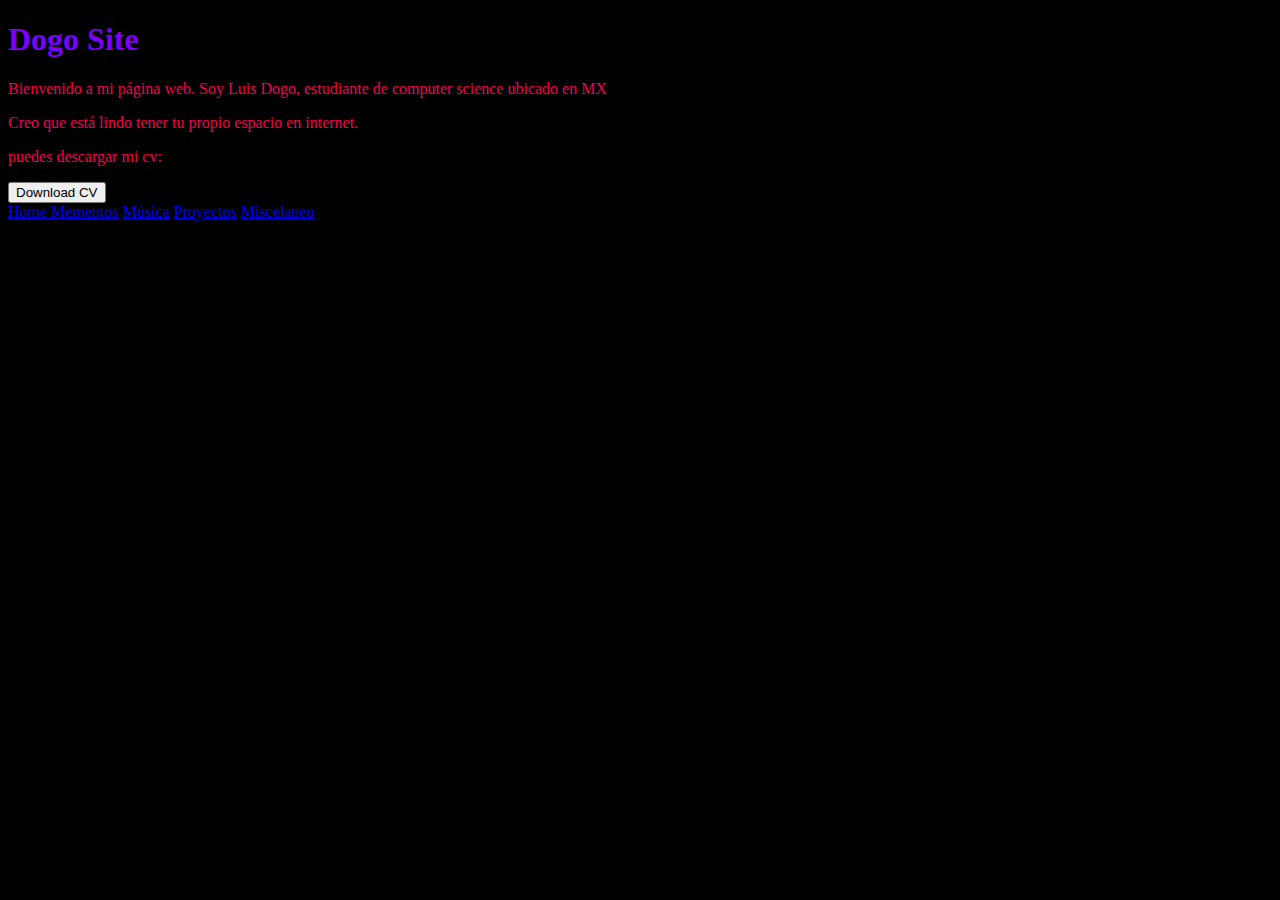
<file: index.html>
<!DOCTYPE html>
<html>
<head>
  <link rel="stylesheet" href="styles.css">
</head>
<body>
<h1>Dogo Site</h1>
<p>Bienvenido a mi página web. Soy Luis Dogo, estudiante de computer science ubicado en MX</p>
<p>Creo que está lindo tener tu propio espacio en internet.</p>
<p>puedes descargar mi cv:</p>
<a href="Multimedia/pdfs/Luis_Daniel_Moreno_Santamaria.pdf" download>
  <button>Download CV</button>
</a>
<div>
    <a href="index.html">Home </a>
    <a href="mementos.html">Mementos</a>
    <a href="musica.html">Música</a>
    <a href="proyectos.html">Proyectos</a>
    <a href="miscelaneo.html">Miscelaneo</a>
</div>
</body>
</html>
</file>
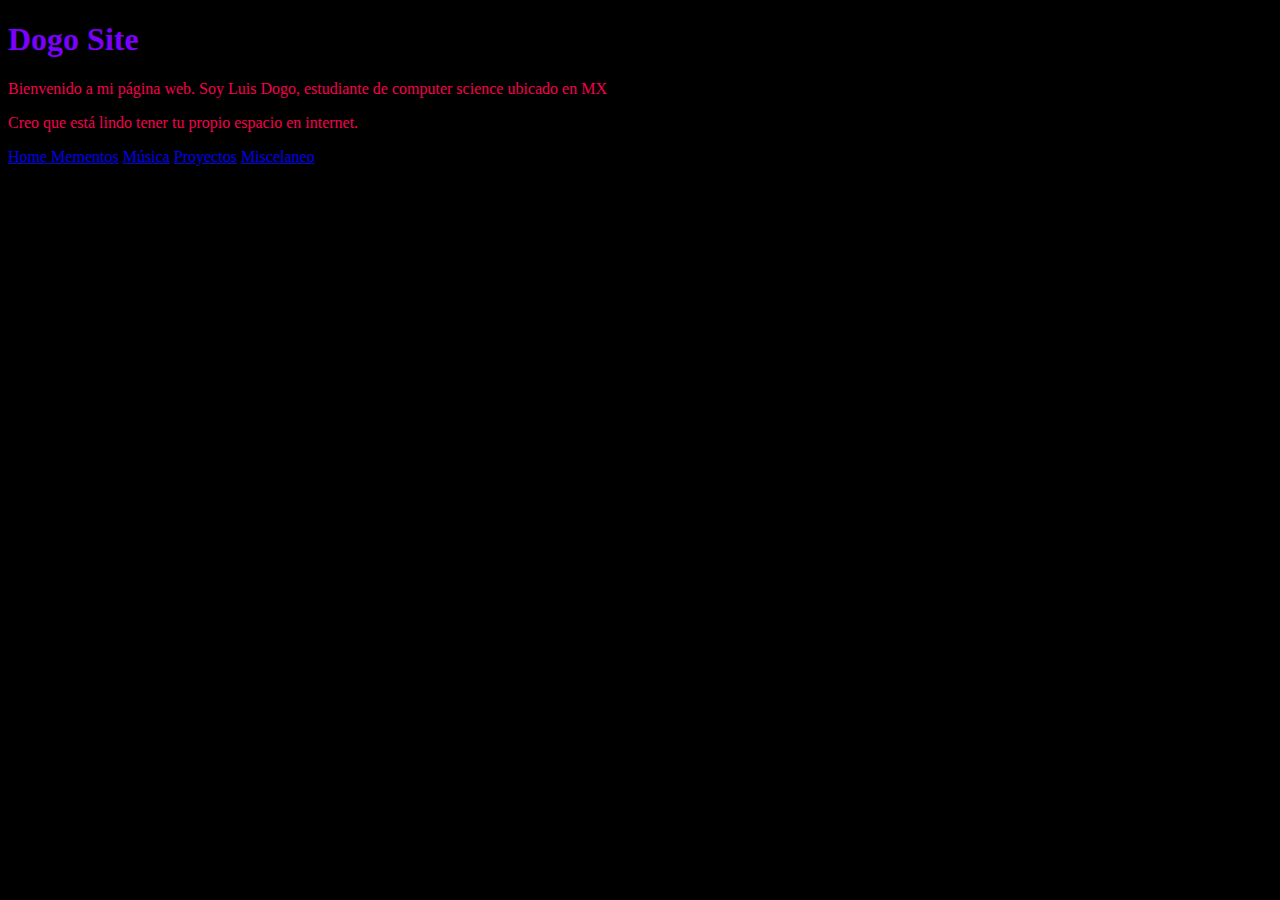
<file: home.html>
<!DOCTYPE html>
<html>
<head>
  <link rel="stylesheet" href="styles.css">
</head>
<body>
<h1>Dogo Site</h1>
<p>Bienvenido a mi página web. Soy Luis Dogo, estudiante de computer science ubicado en MX</p>
<p>Creo que está lindo tener tu propio espacio en internet.</p>
<div>
    <a href="home.html">Home </a>
    <a href="mementos.html">Mementos</a>
    <a href="musica.html">Música</a>
    <a href="proyectos.html">Proyectos</a>
    <a href="miscelaneo.html">Miscelaneo</a>
</div>
</body>
</html>
</file>
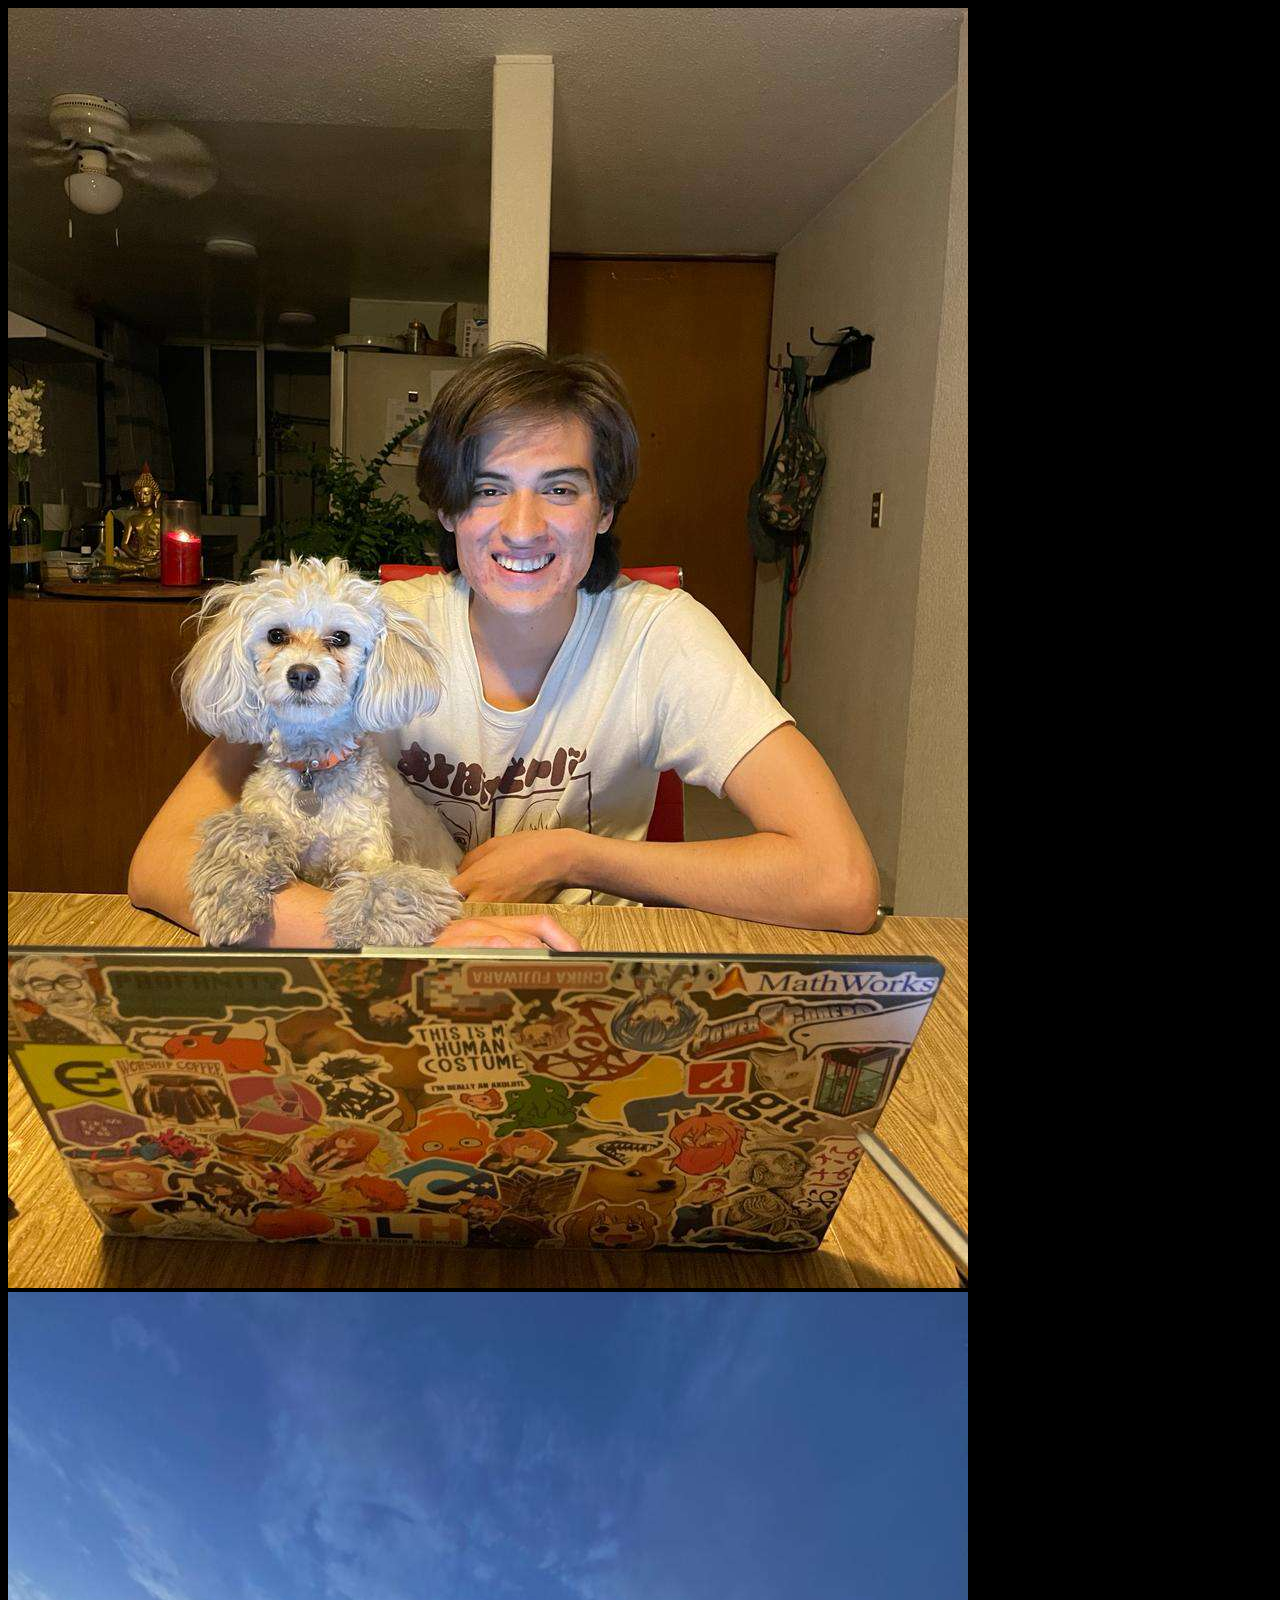
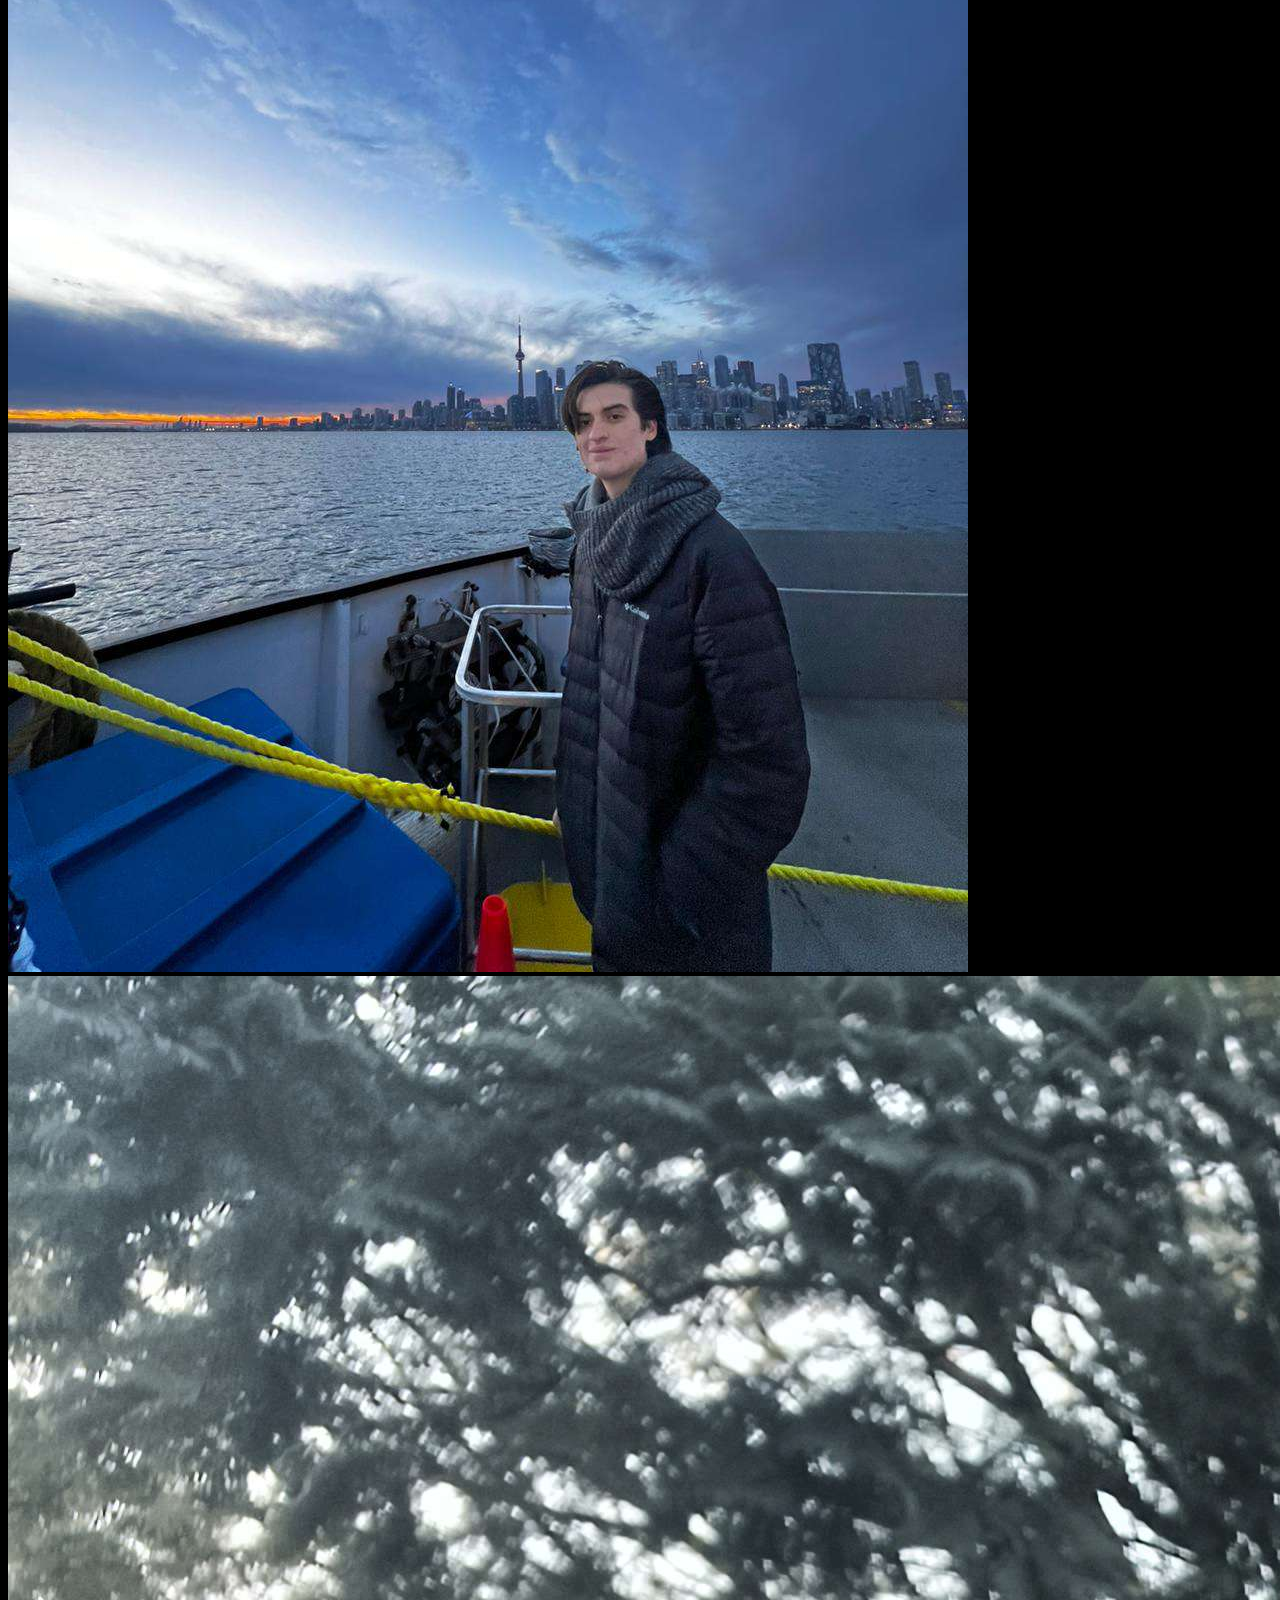
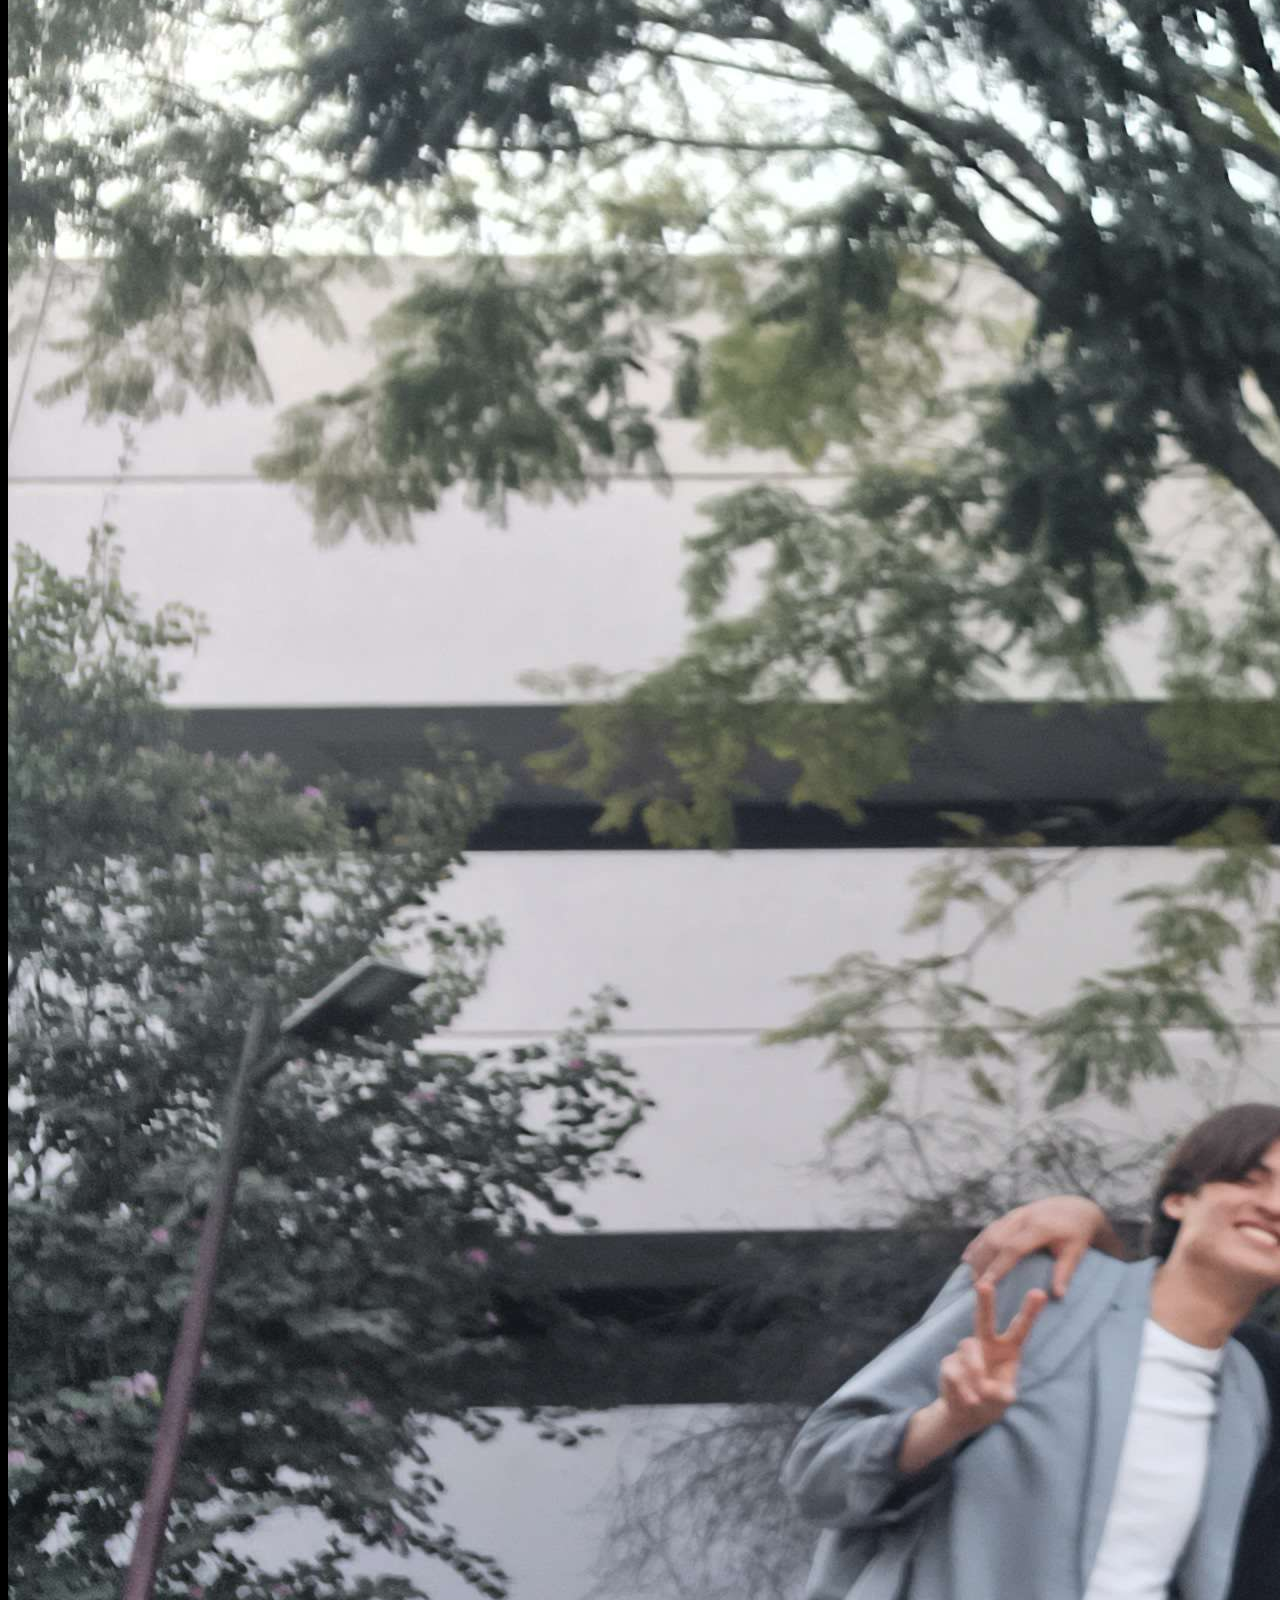
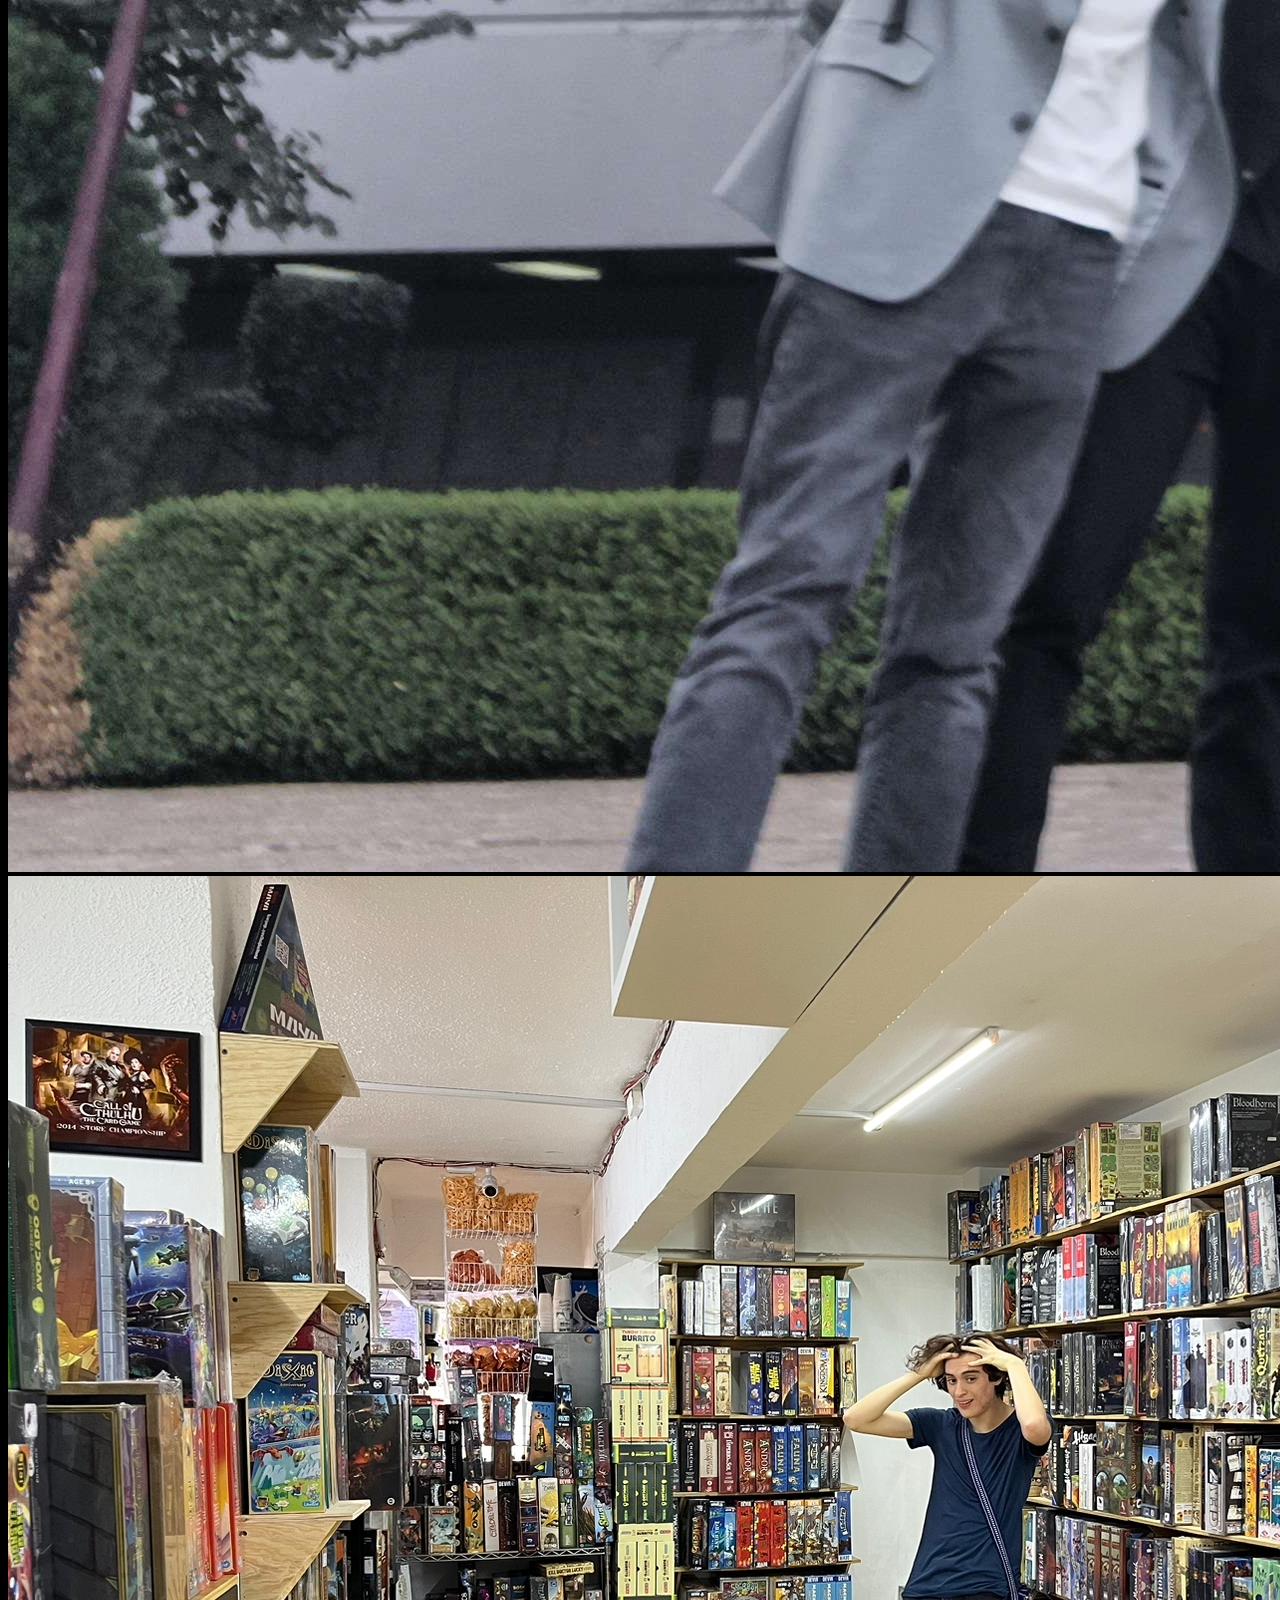
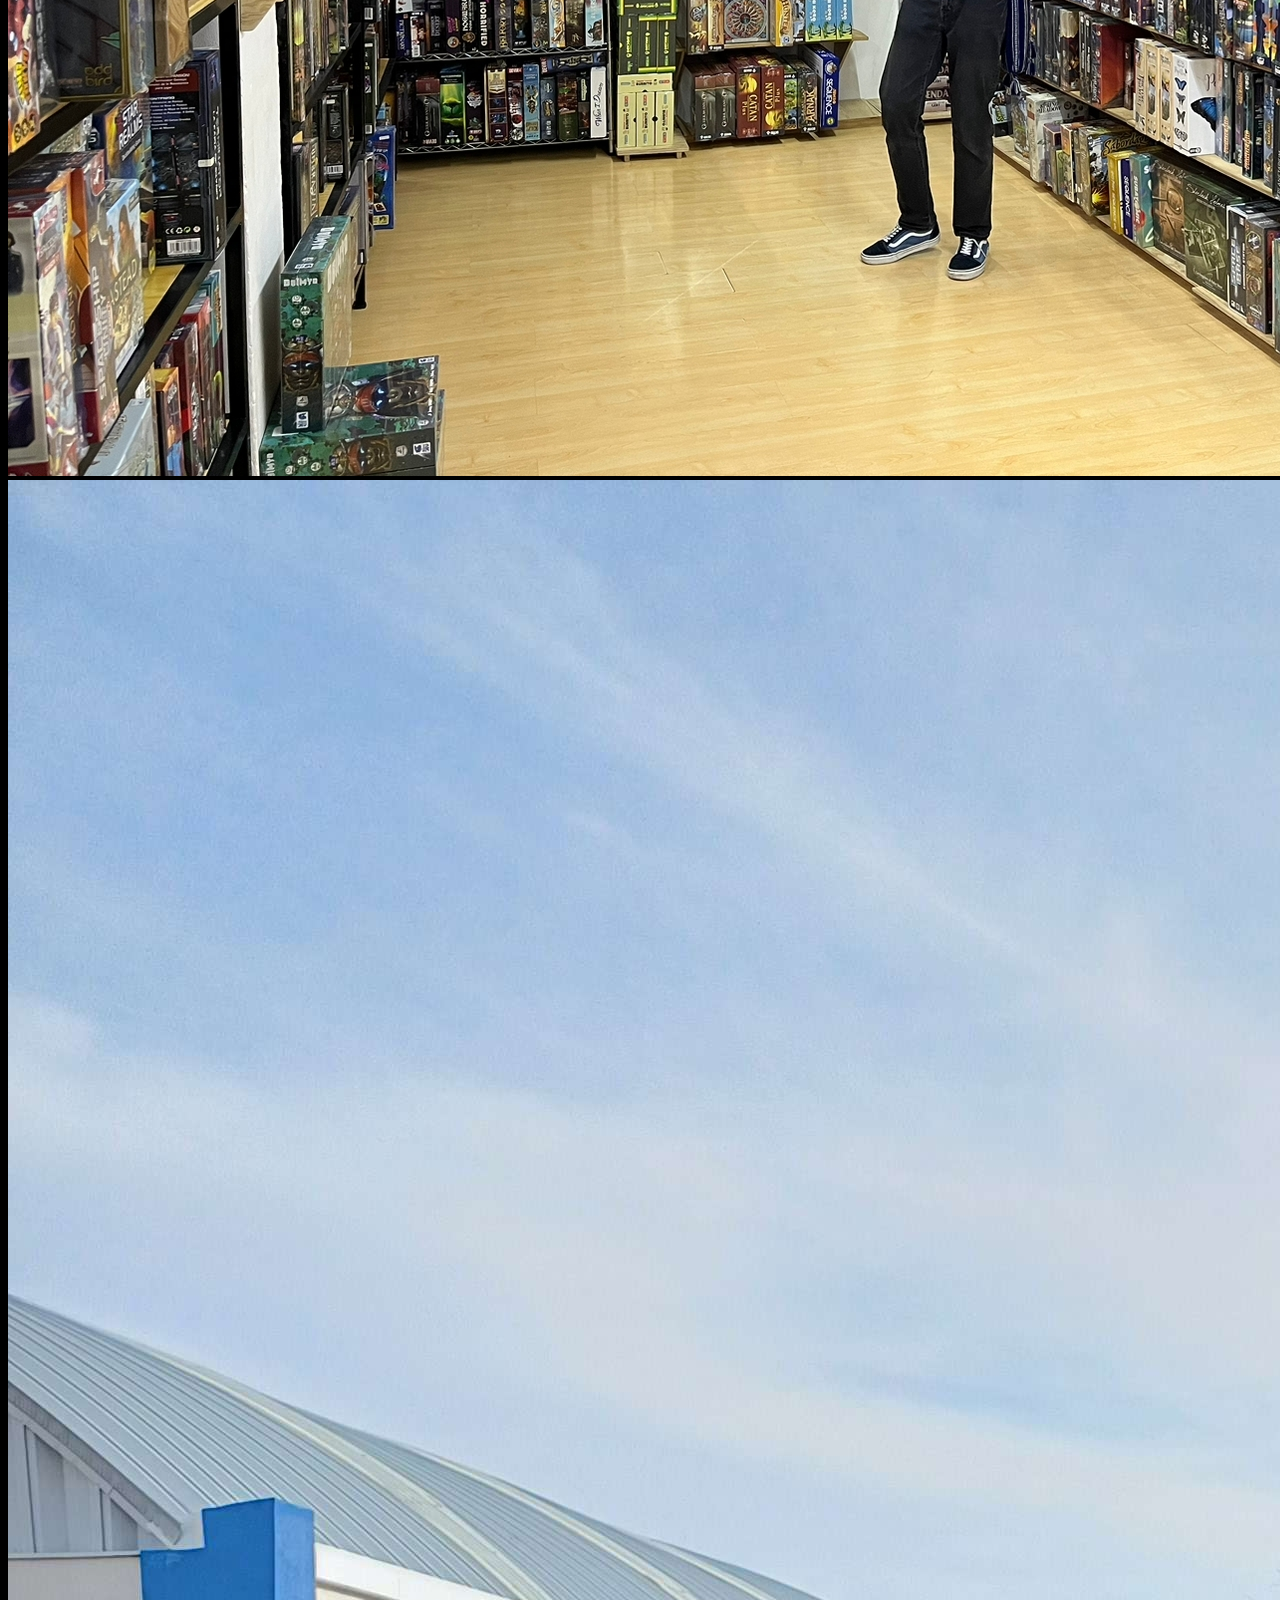
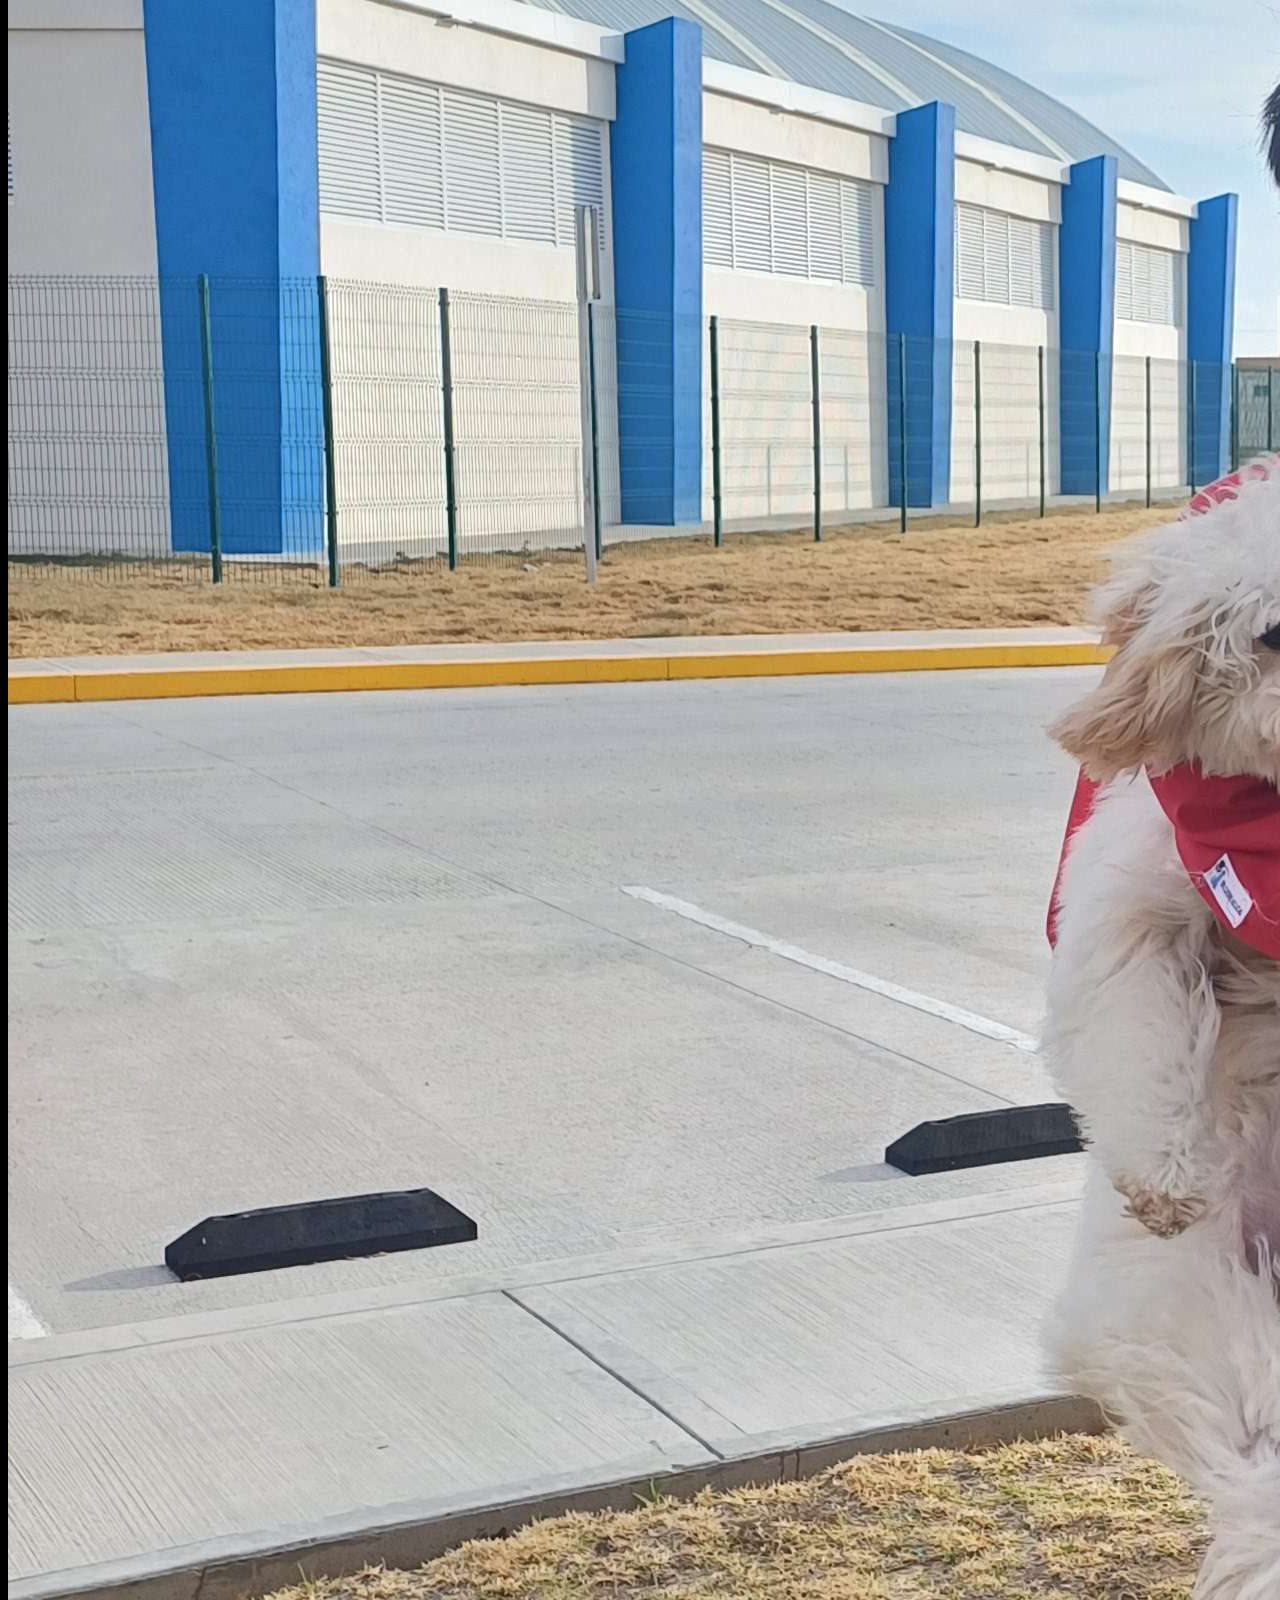
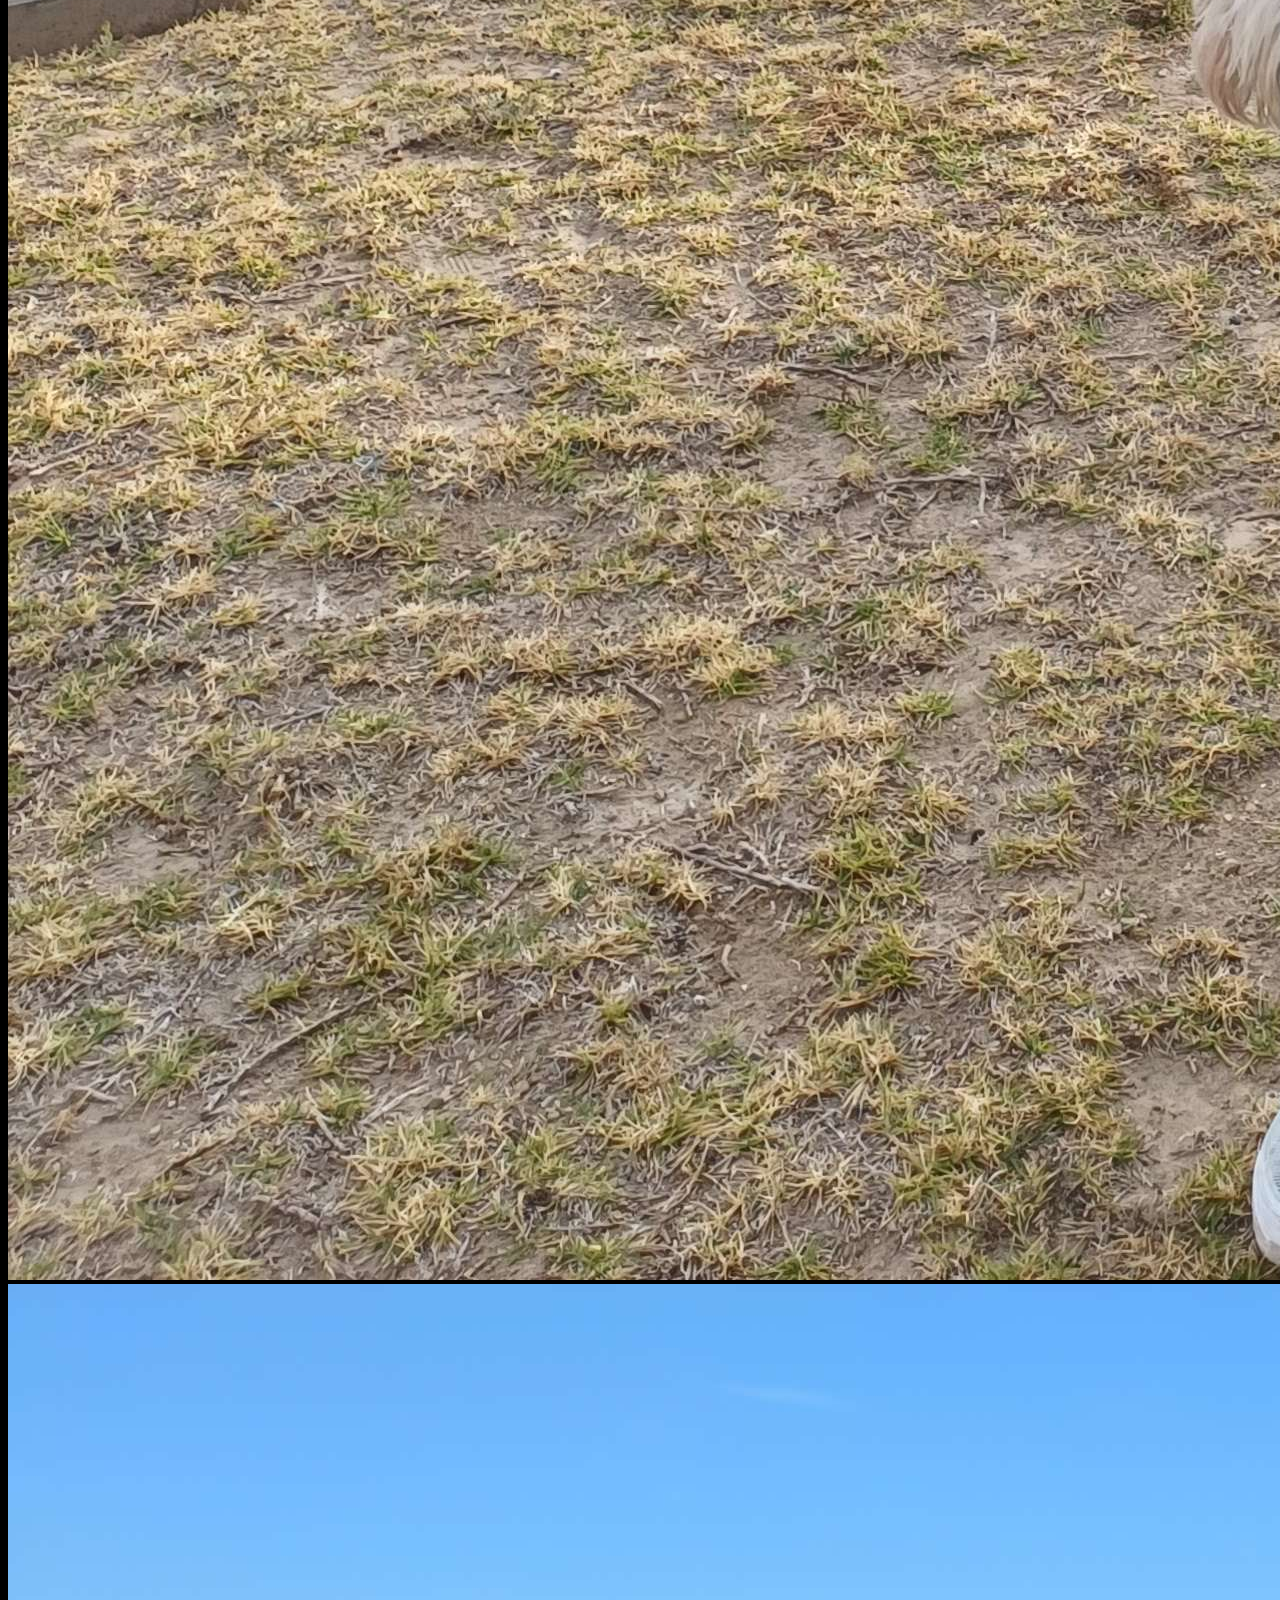
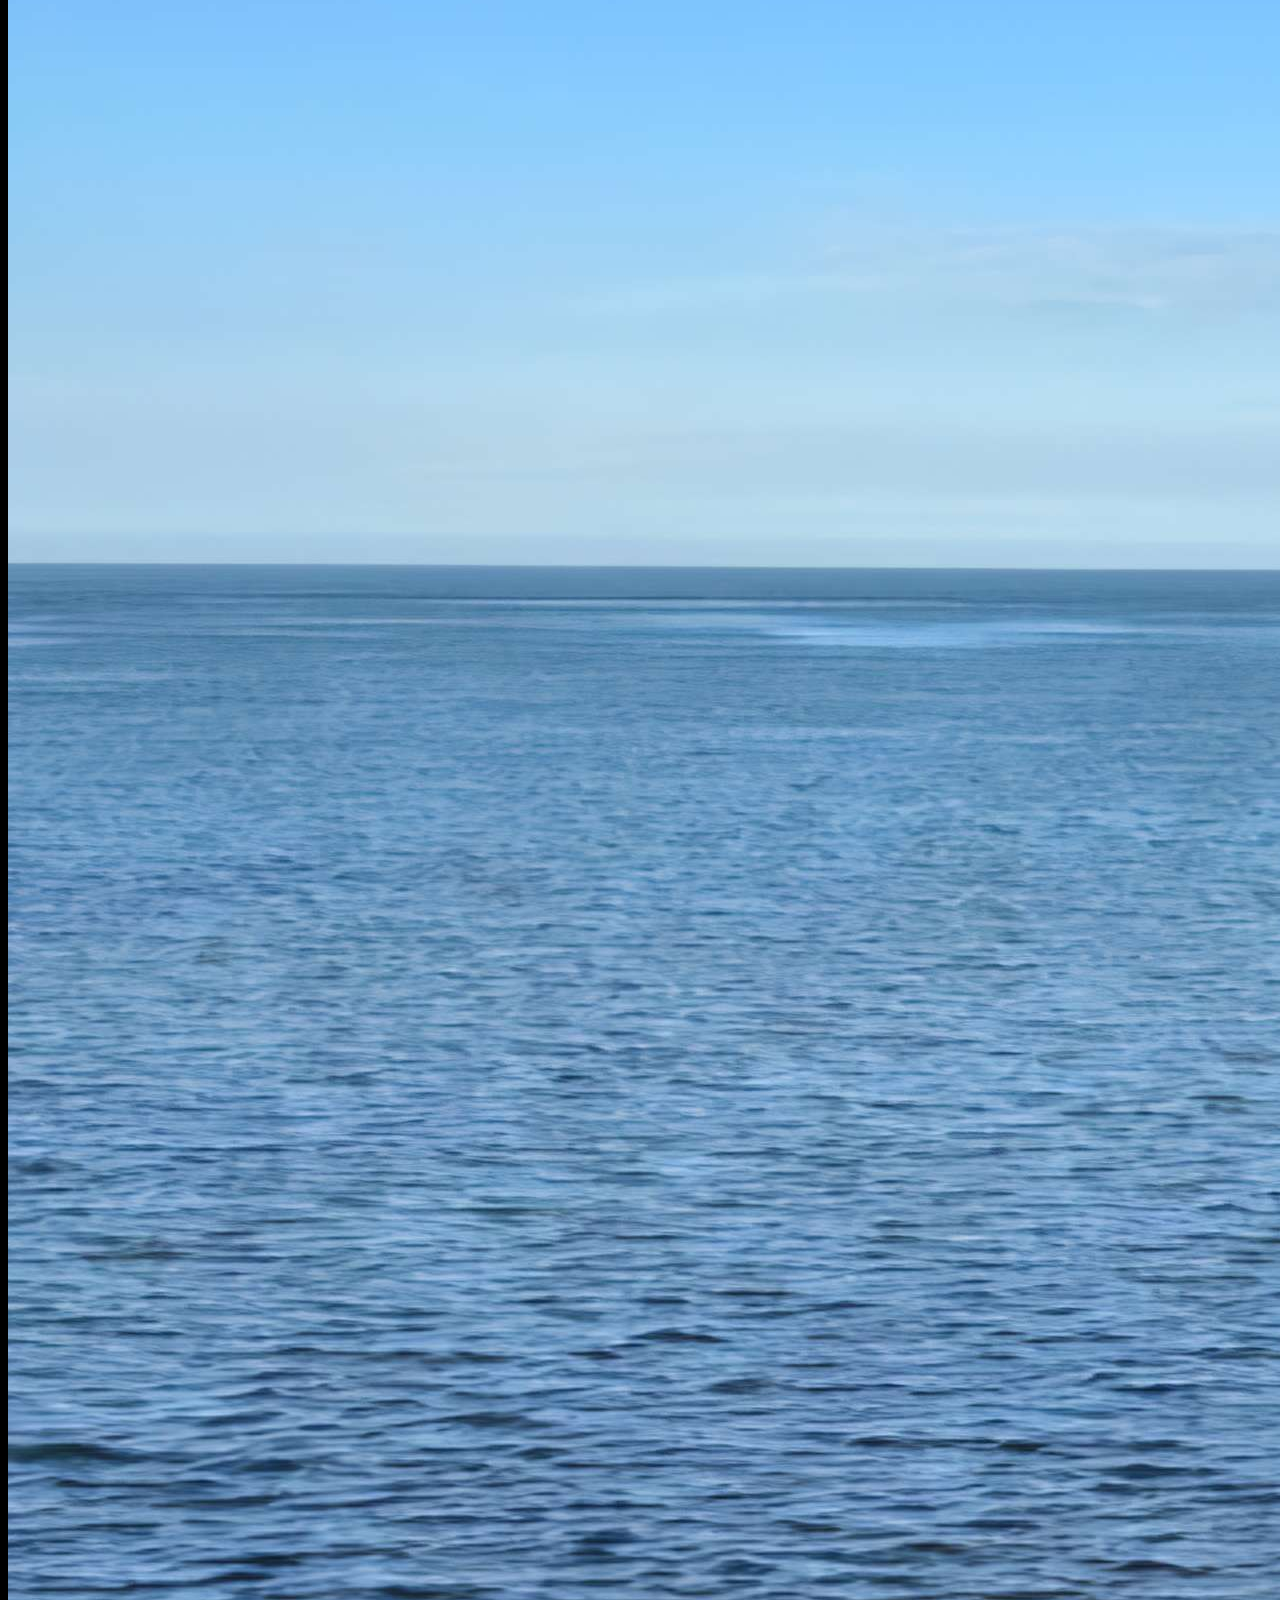
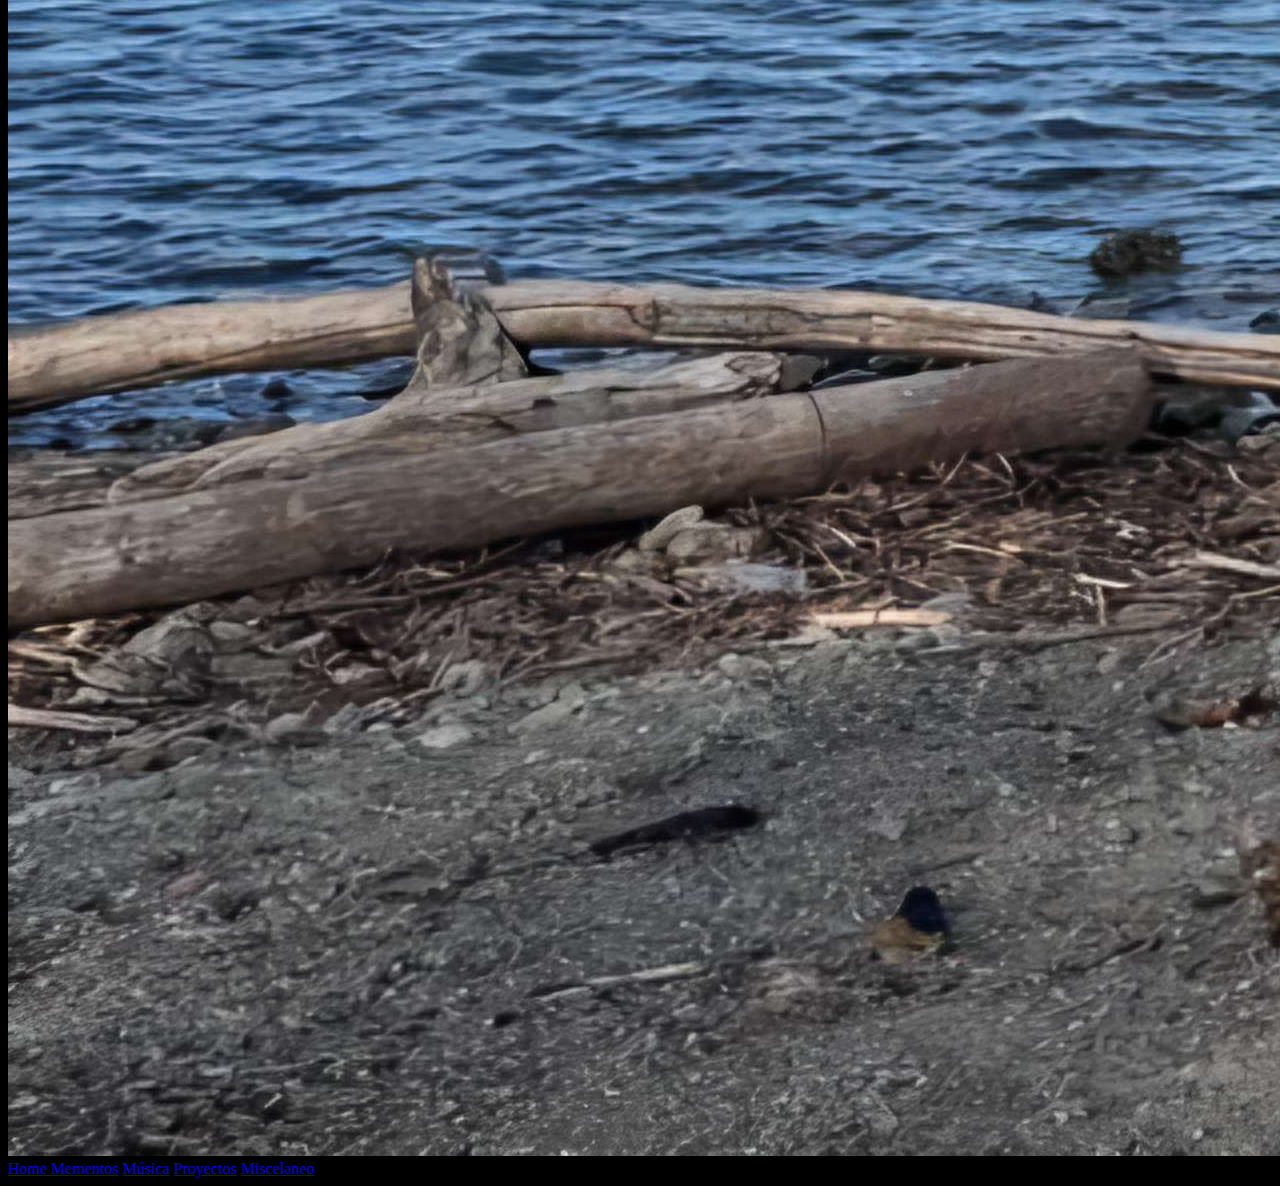
<file: mementos.html>
<!DOCTYPE html>
<html>
<head>
  <link rel="stylesheet" href="styles.css">
</head>
<body>
  <img src="Multimedia/imgs/dogo_pochita.jpg" alt="pochita">
  <img src="Multimedia/imgs/buena_foto.jpg" alt="might delete later">
  <img src="Multimedia/imgs/chicas.jpg" alt="amigos">
  <img src="Multimedia/imgs/boardgames.jpeg" alt="heav3n">
  <img src="Multimedia/imgs/dogos.jpg" alt="dogos">
  <img src="Multimedia/imgs/delusional.jpg" alt="delulu">
  <div>
      <a href="index.html">Home </a>
      <a href="mementos.html">Mementos</a>
      <a href="musica.html">Música</a>
      <a href="proyectos.html">Proyectos</a>
      <a href="miscelaneo.html">Miscelaneo</a>
  </div>
</body>
</html>
</file>
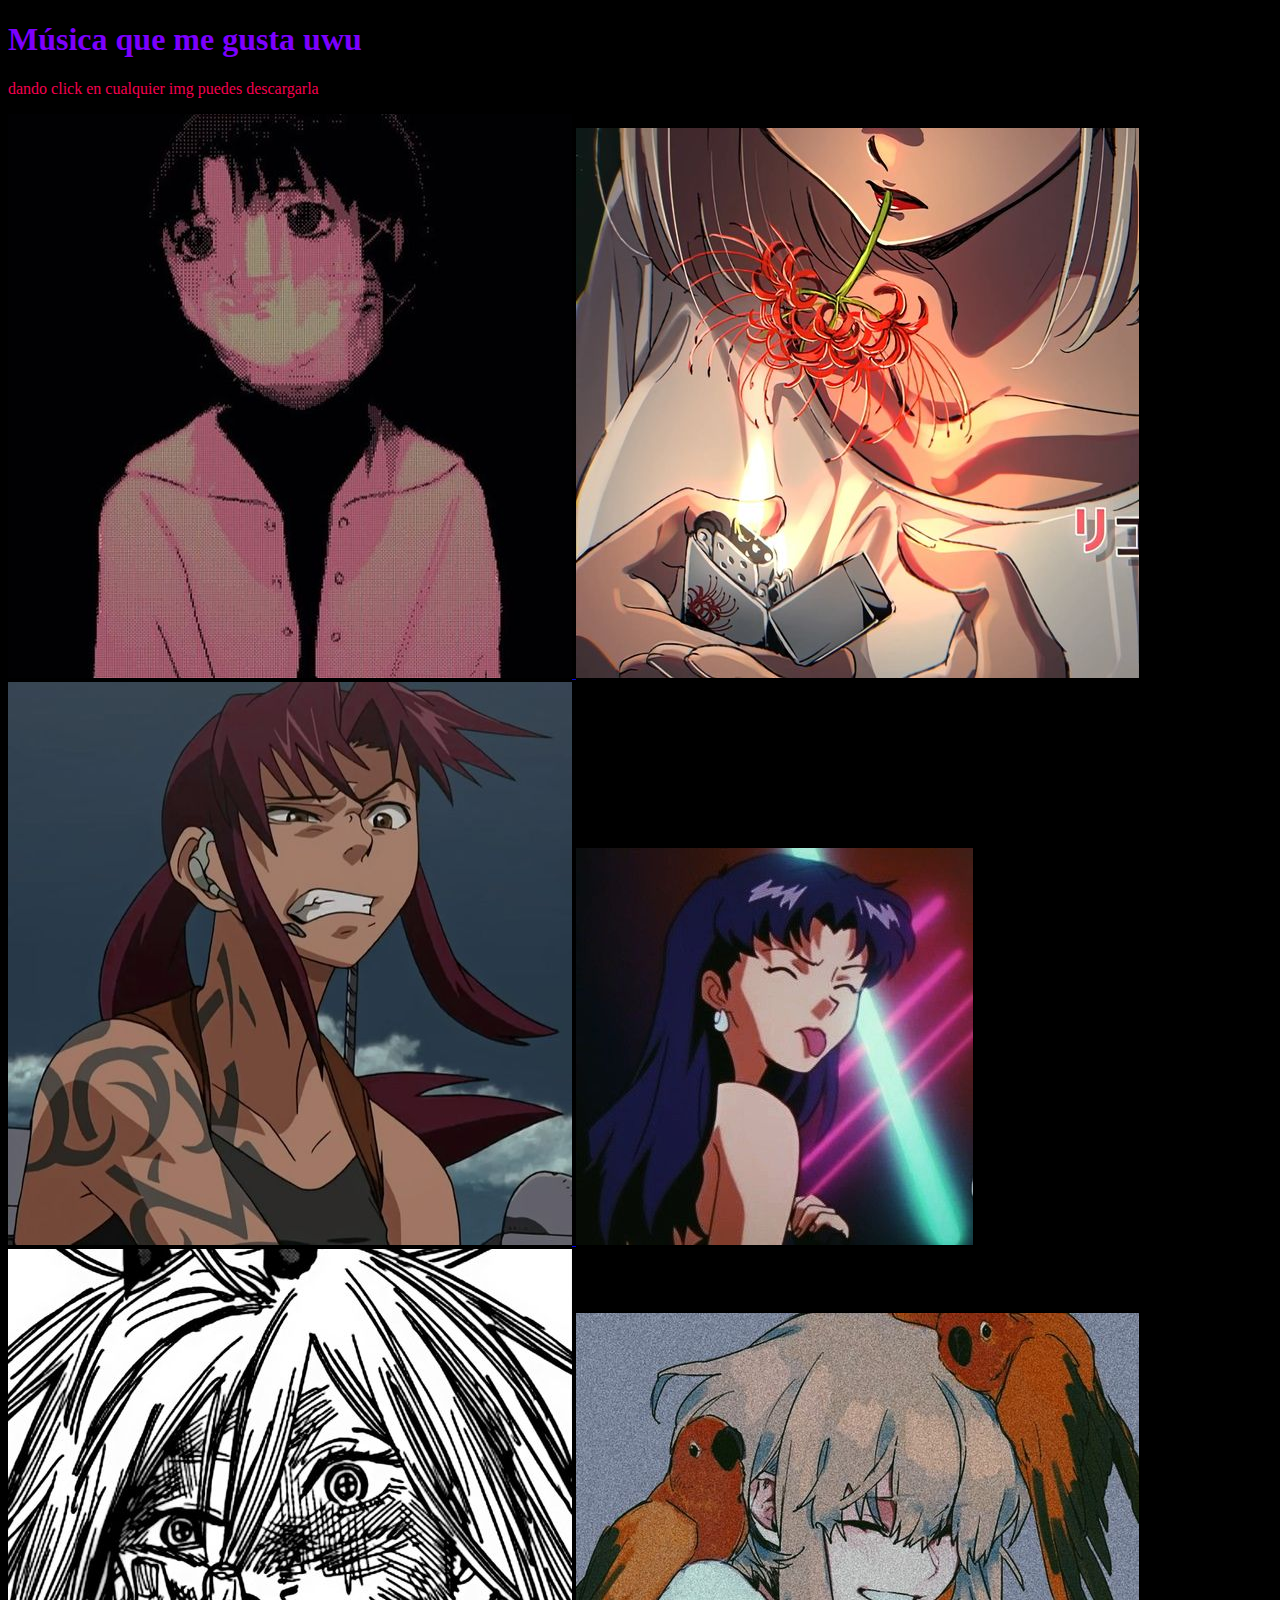
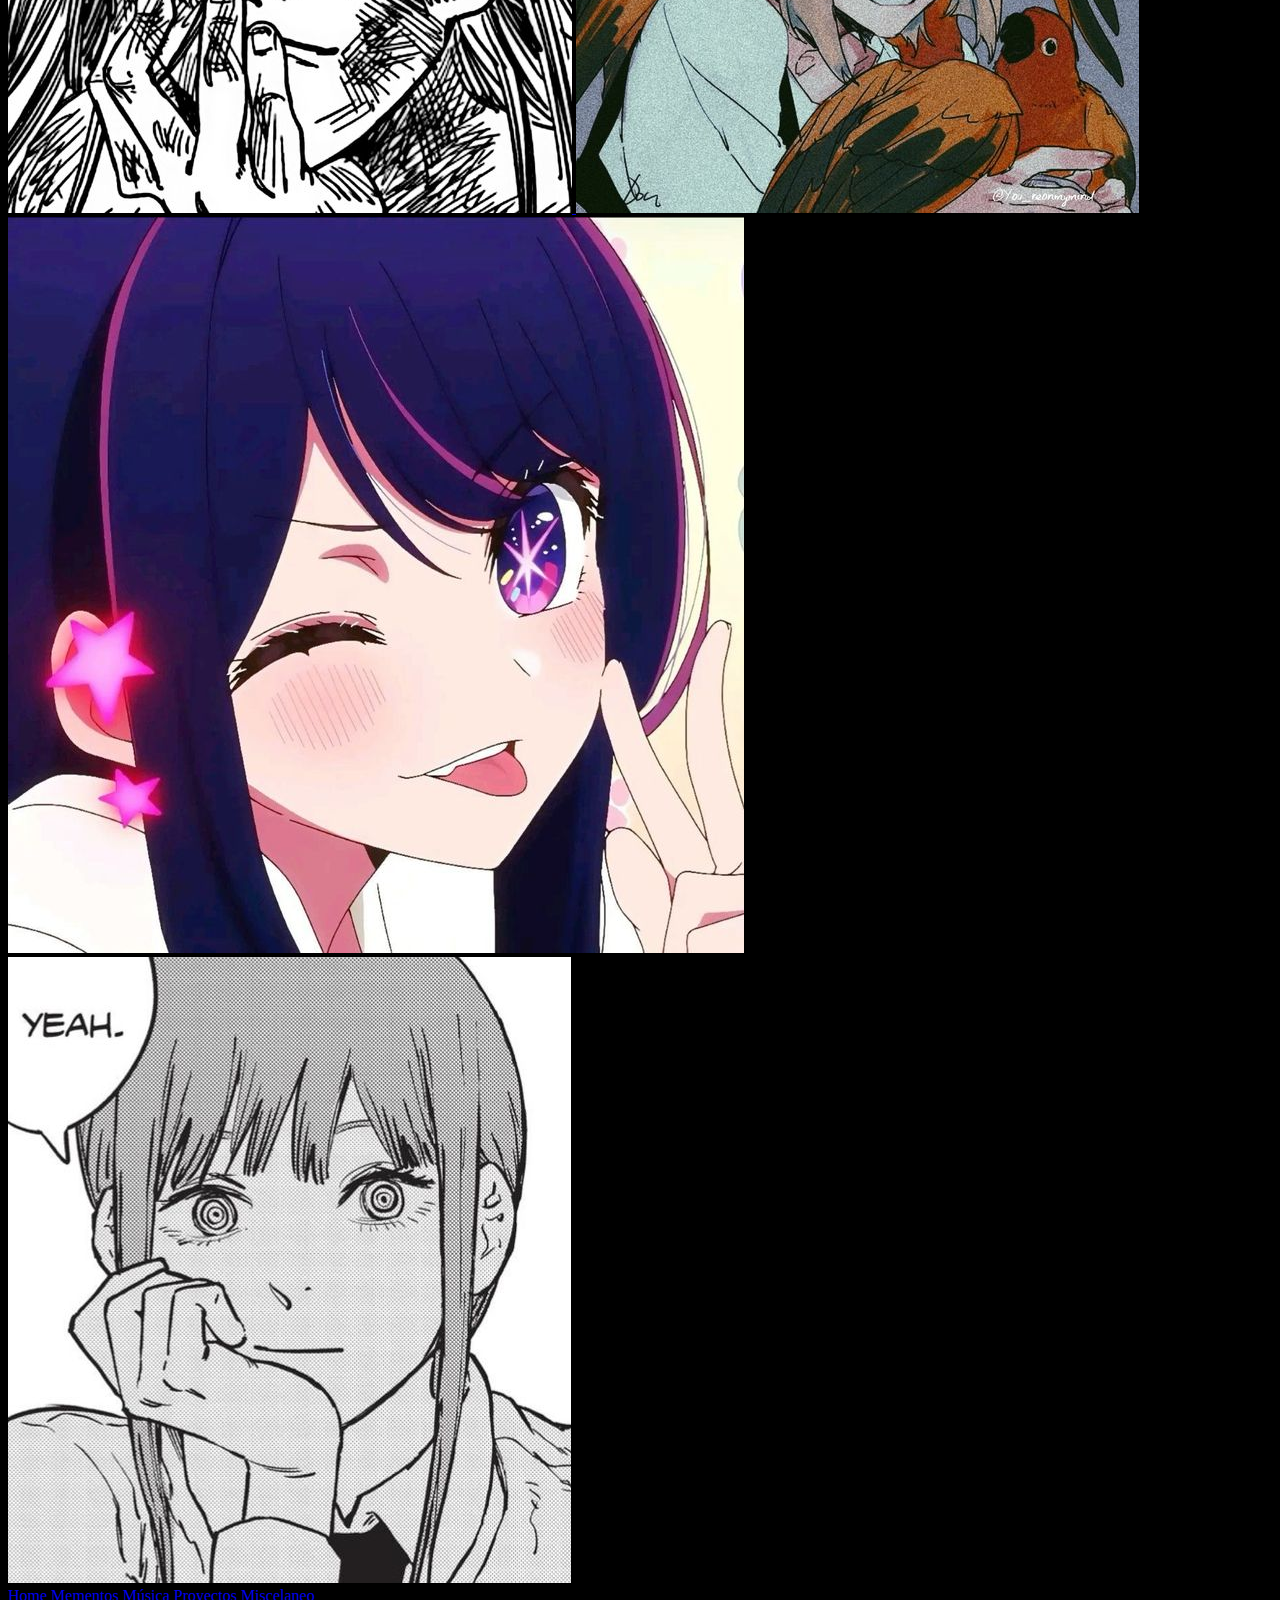
<file: musica.html>
<!DOCTYPE html>
<html>
<head>
  <link rel="stylesheet" href="styles.css">
</head>
<body>
    <h1> Música que me gusta uwu</h1>
    <p>dando click en cualquier img puedes descargarla</p>
    <div>
        <a href="Multimedia/sounds/anybody can find love (except you.) hkmori version.mp3" download>
            <img src="Multimedia/imgs/covers/lain_pink.jpg" alt="breakcore"> 
        </a>
        <a href="Multimedia/sounds/Miles Davis improvising on LCD Soundsystem.mp3" download>
            <img src="Multimedia/imgs/covers/lycoris recoil.jpg" alt="LCD soundsystem & Miles Davis"> 
        </a>
        <a href="Multimedia/sounds/Do Ya Thing.mp3" download>
            <img src="Multimedia/imgs/covers/revy.jpg" alt="Do ya thing"> 
        </a>
        <a href="Multimedia/sounds/Fallen Angel (Future Funk edit).mp3" download>
            <img src="Multimedia/imgs/covers/misato.jpg" alt="Fallen Angel"> 
        </a>
        <a href="Multimedia/sounds/John Carpenter's Halloween [ᴄᴜᴛᴛᴇᴅ ᴠᴇʀꜱɪᴏɴ].mp3" download>
            <img src="Multimedia/imgs/covers/power_wild.jpg" alt="Halloween"> 
        </a>
        <a href="Multimedia/sounds/Necromantic(Acoustic ver.).mp3" download>
            <img src="Multimedia/imgs/covers/parrots.jpg" alt="Doki Doki Waku Waku"> 
        </a>
        <a href="Multimedia/sounds/Nova * Superstar (Dusko the God Mashup).mp3" download>
            <img src="Multimedia/imgs/covers/ai_hoshino.jpg" alt="Superstar"> 
        </a>
        <a href="Multimedia/sounds/Uncle ACE alt. version.mp3" download>
            <img src="Multimedia/imgs/covers/yeah.jpg" alt="Challengers"> 
        </a>
    </div>
    <div>
        <a href="index.html">Home </a>
        <a href="mementos.html">Mementos</a>
        <a href="musica.html">Música</a>
        <a href="proyectos.html">Proyectos</a>
        <a href="miscelaneo.html">Miscelaneo</a>
    </div>
</body>
</html>
</file>
<file: proyectos.html>
<!DOCTYPE html>
<html>
<head>
  <link rel="stylesheet" href="styles.css">
</head>
<body>
<div>
    <a href="index.html">Home </a>
    <a href="mementos.html">Mementos</a>
    <a href="musica.html">Música</a>
    <a href="proyectos.html">Proyectos</a>
    <a href="miscelaneo.html">Miscelaneo</a>
</div>
</body>
</html>
</file>
<file: styles.css>
body {
    background-color: black;
  }
  h1 {
    color: #7C00FE;
  }
  p {
    color: #F5004F;
  } 
  ul {
    list-style-type: none;
    margin: 0;
    padding: 0;
  }
</file>
